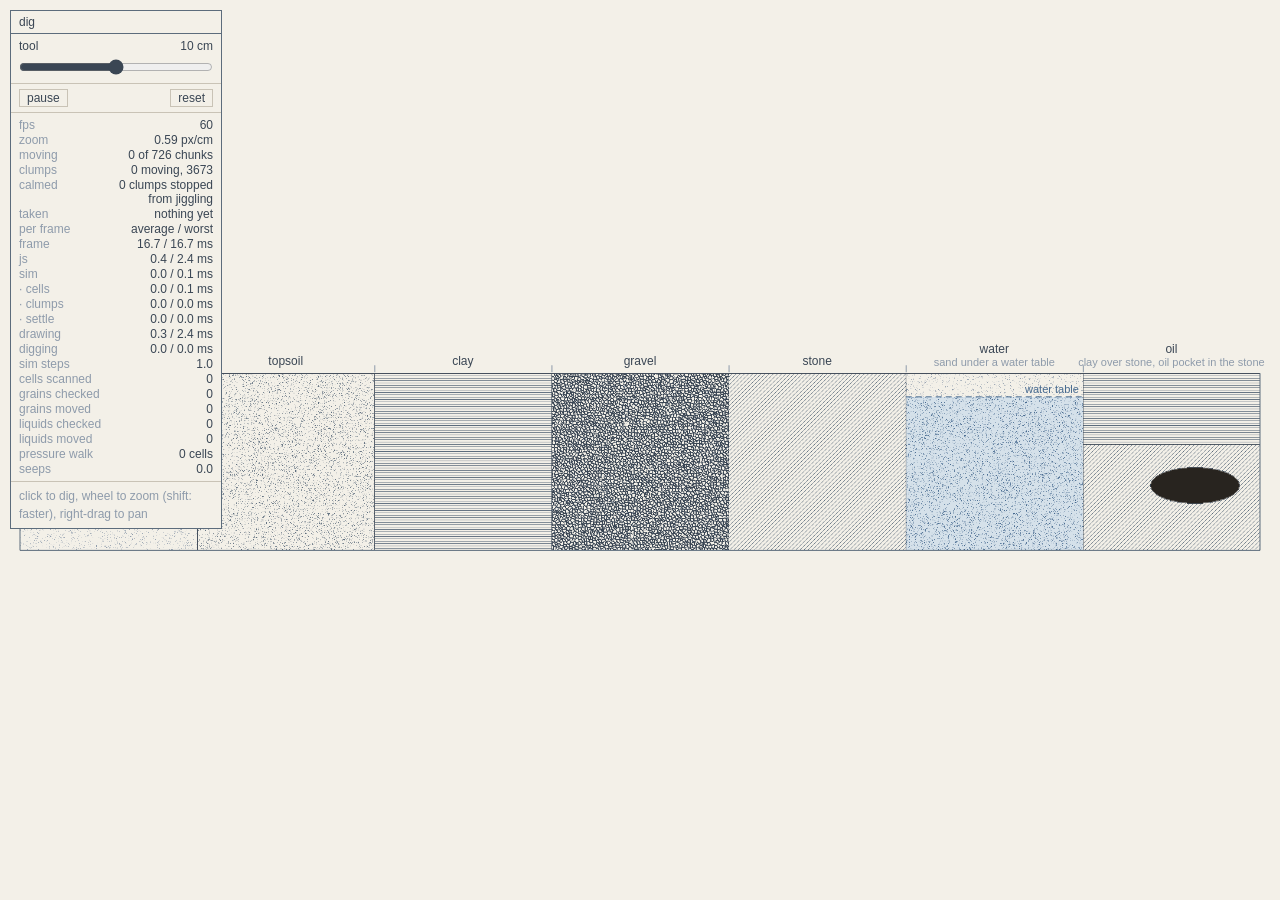
<file: dig/index.html>
<!DOCTYPE html>
<html lang="en">
<head>
<meta charset="utf-8">
<meta name="viewport" content="width=device-width, initial-scale=1">
<title>6.371 km left — dig prototype</title>
<style>
  html, body {
    margin: 0;
    height: 100%;
    background: #f3f0e8;
    overflow: hidden;
    font: 12px ui-sans-serif, "Helvetica Neue", Helvetica, Arial, sans-serif;
    color: #3a4654;
  }
  canvas {
    display: block;
    width: 100%;
    height: 100%;
    cursor: crosshair;
  }
  #panel {
    position: fixed;
    top: 10px;
    left: 10px;
    width: 210px;
    background: #f3f0e8;
    border: 0.8px solid #5c6c7c;
    user-select: none;
  }
  #panel header {
    padding: 4px 8px;
    font-weight: 500;
    border-bottom: 0.8px solid #5c6c7c;
  }
  #panel .row {
    display: flex;
    align-items: center;
    justify-content: space-between;
    gap: 6px;
    padding: 5px 8px;
    border-bottom: 0.8px solid #c9c3b6;
  }
  #panel .row:last-child { border-bottom: 0; }
  #panel .slider { display: block; }
  #panel .slider span { display: flex; justify-content: space-between; }
  #panel input[type=range] {
    width: 100%;
    margin: 6px 0 2px;
    accent-color: #3a4654;
  }
  #panel button {
    font: inherit;
    color: inherit;
    background: none;
    border: 0.8px solid #c9c3b6;
    padding: 1px 7px;
    cursor: pointer;
  }
  #panel dl {
    display: grid;
    grid-template-columns: auto auto;
    gap: 1px 8px;
    margin: 0;
    padding: 5px 8px;
    border-bottom: 0.8px solid #c9c3b6;
  }
  #panel dt { color: #8e9bab; }
  #panel dd { margin: 0; text-align: right; }
  #panel .hint { color: #8e9bab; display: block; line-height: 1.5; }
</style>
</head>
<body>
<canvas id="sheet" aria-label="Side section of seven 3 m test bays to dig into"></canvas>
<aside id="panel">
  <header>dig</header>
  <label class="row slider">
    <span><span>tool</span><output id="toolOut">10 cm</output></span>
    <input id="tool" type="range" min="0" max="1" step="0.001" value="0.5">
  </label>
  <div class="row">
    <button id="pause">pause</button>
    <button id="reset">reset</button>
  </div>
  <dl id="stats"></dl>
  <div class="row"><span class="hint">click to dig, wheel to zoom (shift: faster), right-drag to pan</span></div>
</aside>
<script src="sim.js"></script>
<script src="bays.js"></script>
<script src="paint.js"></script>
<script src="view.js"></script>
</body>
</html>
</file>
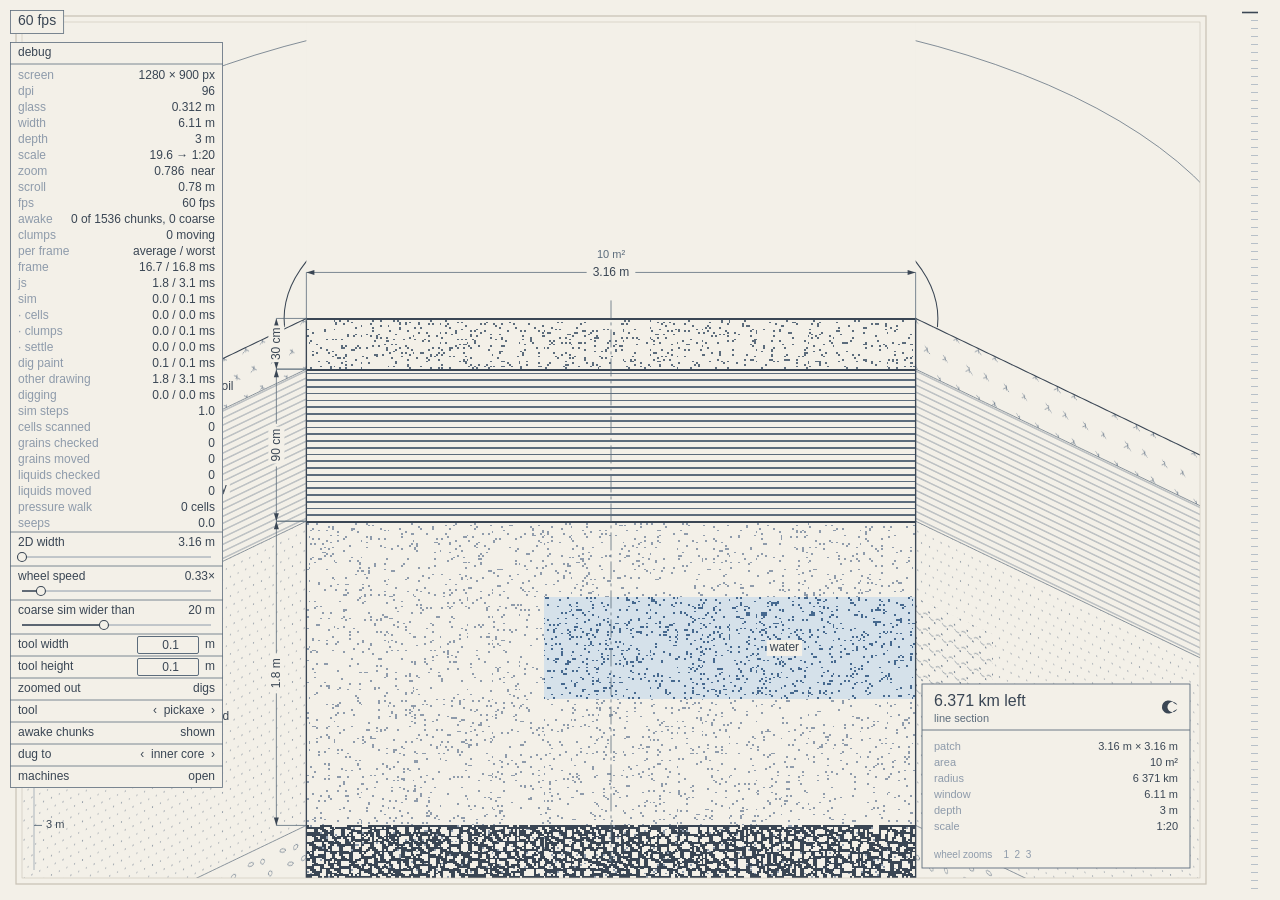
<file: opus-merge/index.html>
<!DOCTYPE html>
<html lang="en">
<head>
<meta charset="utf-8">
<meta name="viewport" content="width=device-width, initial-scale=1">
<title>6.371 km left — line zoom with cut globe</title>
<style>
  html, body {
    margin: 0;
    height: 100%;
    background: #f3f0e8;
    overflow: hidden;
  }
  canvas {
    display: block;
    width: 100%;
    height: 100%;
    cursor: crosshair;
    touch-action: none;
  }
  /* Tool size fields; zoom.js places them on the debug panel. */
  .tool-size {
    position: fixed;
    display: none;
    box-sizing: border-box;
    width: 62px;
    height: 18px;
    padding: 0 4px;
    border: 1px solid;
    border-radius: 2px;
    background: transparent;
    font: 12px ui-sans-serif, "Helvetica Neue", Helvetica, Arial, sans-serif;
    text-align: right;
  }
</style>
<script>
/* Apply a saved dark ground before the first paint. The colour is the
   invert of the paper, not a second palette. */
(function () {
  var dark = false;
  try { dark = localStorage.getItem("zoom-lines-theme") === "dark"; } catch (e) {}
  if (!dark) return;
  var v = (0xffffff ^ parseInt("f3f0e8", 16)).toString(16);
  while (v.length < 6) v = "0" + v;
  var s = document.createElement("style");
  s.textContent = "html,body{background:#" + v + "}";
  document.head.appendChild(s);
})();
</script>
</head>
<body>
<canvas id="sheet" aria-label="Line section from a 10 square metre patch out to a cut through the Earth"></canvas>
<input class="tool-size" id="toolW" type="number" min="0.01" max="10" step="0.01" aria-label="Tool width in metres">
<input class="tool-size" id="toolH" type="number" min="0.01" max="10" step="0.01" aria-label="Tool height in metres">
<script src="../dig/sim.js"></script>
<script src="../dig/paint.js"></script>
<script src="ground.js"></script>
<script src="zoom.js"></script>
</body>
</html>
</file>
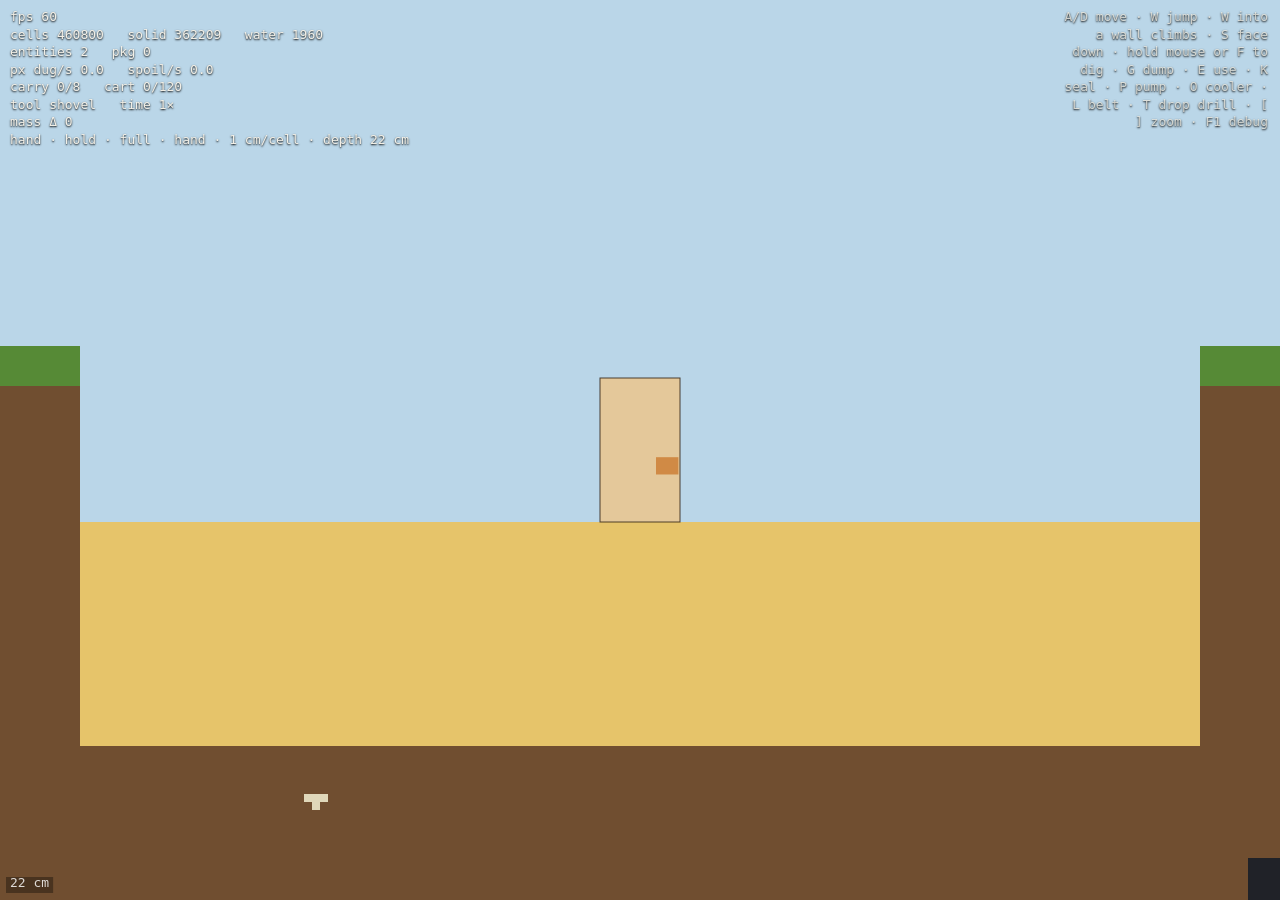
<file: prototype/index.html>
<!DOCTYPE html>
<html lang="en">
<head>
  <meta charset="utf-8">
  <meta name="viewport" content="width=device-width, initial-scale=1">
  <title>6.371 km</title>
  <style>
    html, body {
      margin: 0;
      height: 100%;
      background: #101418;
      color: #d7d4cc;
      font: 13px/1.35 ui-monospace, monospace;
    }
    #stage { position: relative; height: 100%; }
    canvas { display: block; width: 100%; height: 100%; touch-action: none; }
    #hud {
      position: absolute;
      top: 8px;
      left: 10px;
      white-space: pre;
      pointer-events: none;
      color: #f2efe6;
      text-shadow: 0 1px 2px #000;
    }
    #hint {
      position: absolute;
      top: 8px;
      right: 12px;
      max-width: 16rem;
      text-align: right;
      color: rgba(242, 239, 230, 0.78);
      text-shadow: 0 1px 2px #000;
      pointer-events: none;
    }
    #panel {
      display: none;
      position: absolute;
      top: 0;
      right: 0;
      bottom: 0;
      width: min(320px, 100%);
      overflow: auto;
      background: rgba(16, 18, 22, 0.94);
      border-left: 1px solid #2c3138;
      padding: 12px 14px 28px;
      box-sizing: border-box;
    }
    #panel.open { display: block; }
    #panel h2 { margin: 0 0 6px; font-size: 14px; font-weight: 600; }
    #panel h3 { margin: 14px 0 6px; font-size: 12px; font-weight: 600; color: #b7c0aa; }
    #panel .note { margin: 0 0 8px; color: #a7a396; }
    #panel .presets { display: flex; flex-wrap: wrap; gap: 6px; }
    #panel button {
      font: inherit;
      color: #eee;
      background: #2a3038;
      border: 1px solid #46505c;
      padding: 4px 8px;
      cursor: pointer;
    }
    #panel button.on { background: #3d4a32; border-color: #8aa36a; }
    #panel .row {
      display: flex;
      justify-content: space-between;
      align-items: center;
      gap: 8px;
      margin: 4px 0;
    }
    #panel select, #panel input { font: inherit; }
  </style>
</head>
<body>
  <div id="stage">
    <canvas id="view"></canvas>
    <div id="hud"></div>
    <div id="hint">A/D move · W jump · W into a wall climbs · S face down · hold mouse or F to dig · G dump · E use · K seal · P pump · O cooler · L belt · T drop drill · [ ] zoom · F1 debug</div>
    <aside id="panel"></aside>
  </div>
  <script src="js/sim.js"></script>
  <script src="js/haul.js"></script>
  <script src="js/view.js"></script>
  <script src="js/debug.js"></script>
  <script src="js/main.js"></script>
</body>
</html>
</file>
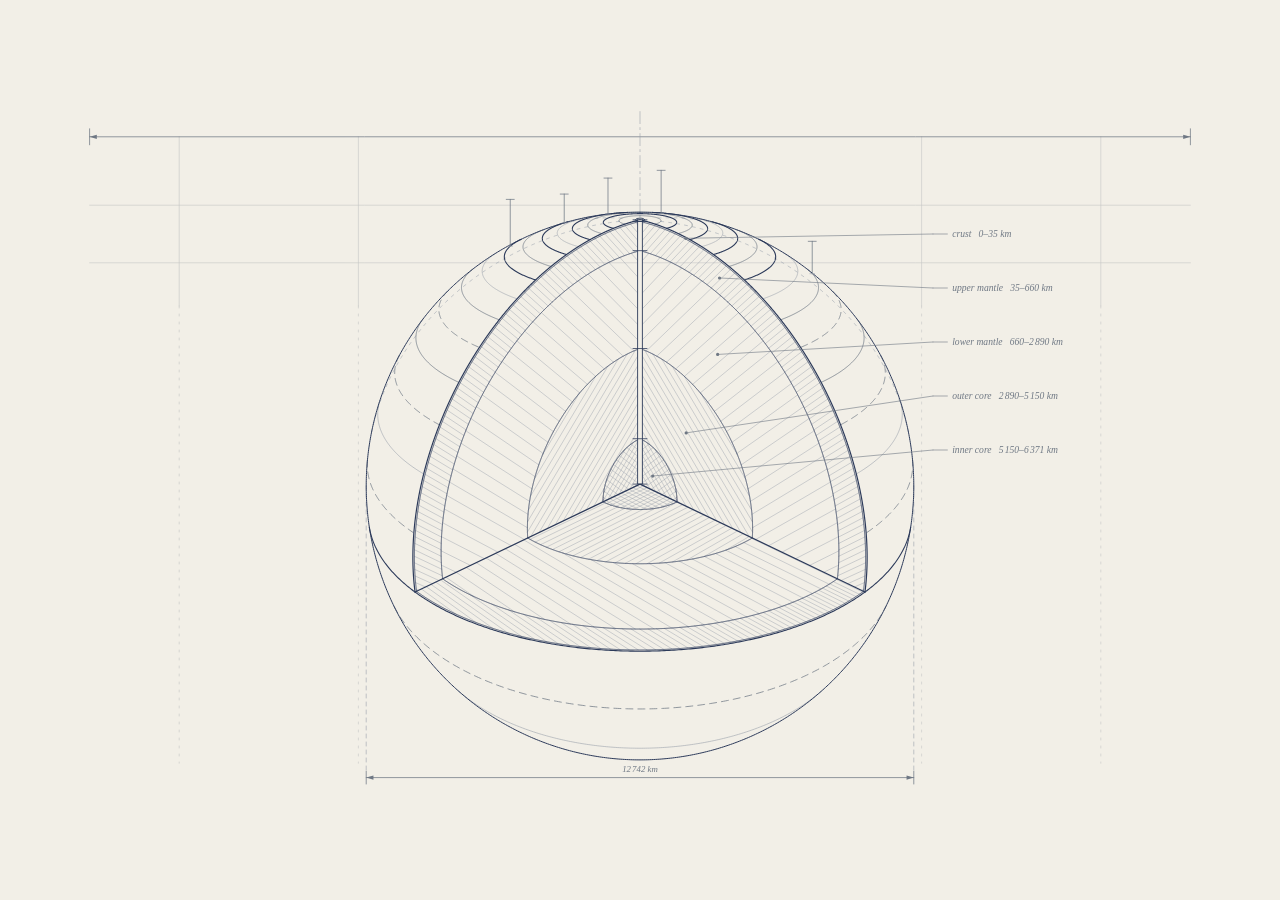
<file: sphere-opus/index.html>
<!DOCTYPE html>
<html lang="en">
<head>
<meta charset="utf-8">
<meta name="viewport" content="width=device-width, initial-scale=1">
<title>6.371 km left — line sphere</title>
<style>
  html, body {
    margin: 0;
    height: 100%;
    background: #f2efe7;
    overflow: hidden;
  }
  canvas {
    display: block;
    width: 100%;
    height: 100%;
  }
</style>
</head>
<body>
<canvas id="sheet" aria-label="Perspective line drawing of the Earth with section rings"></canvas>
<script src="sheet.js"></script>
</body>
</html>
</file>
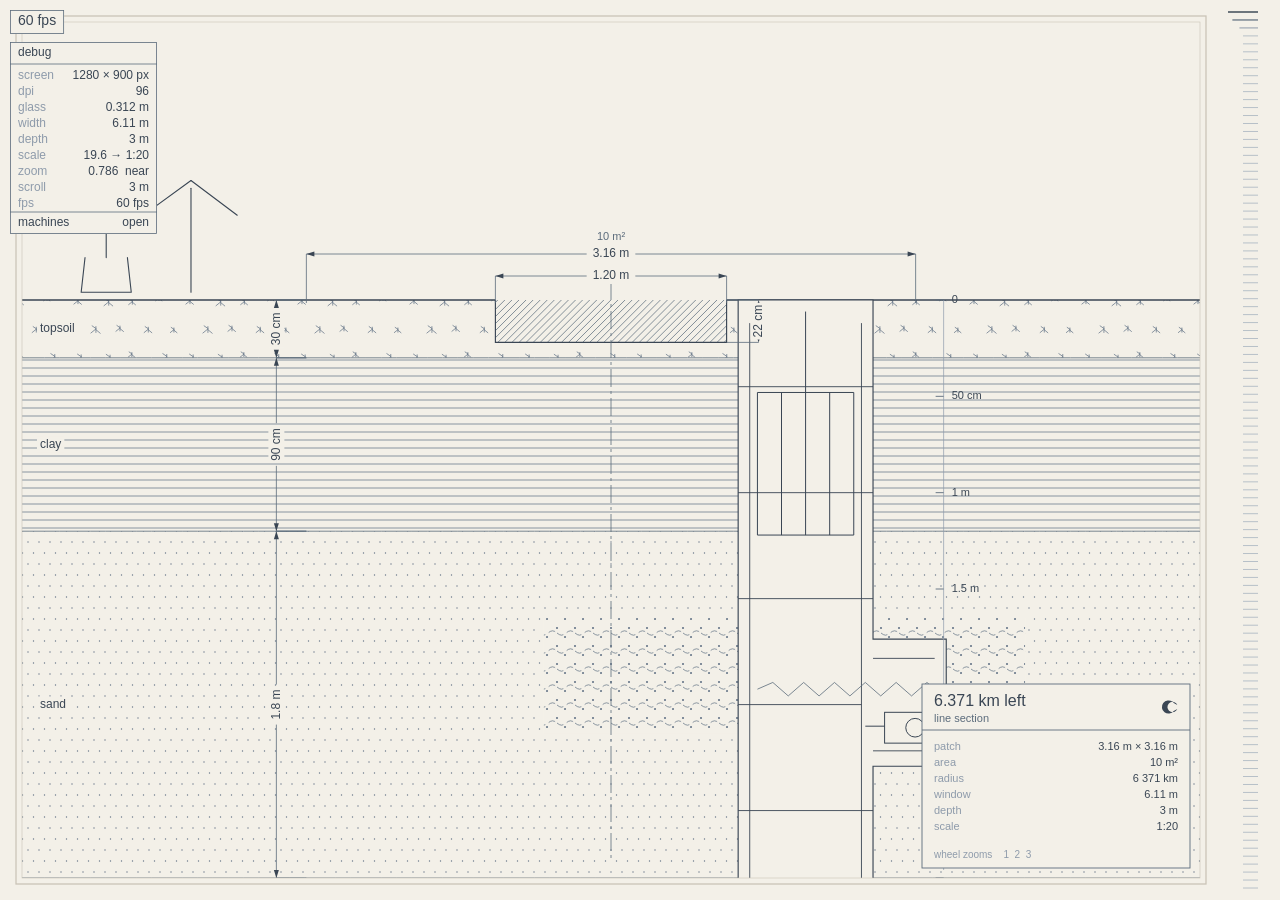
<file: zoom-lines/index.html>
<!DOCTYPE html>
<html lang="en">
<head>
<meta charset="utf-8">
<meta name="viewport" content="width=device-width, initial-scale=1">
<title>6.371 km left — line zoom</title>
<style>
  html, body {
    margin: 0;
    height: 100%;
    background: #f3f0e8;
    overflow: hidden;
  }
  canvas {
    display: block;
    width: 100%;
    height: 100%;
    cursor: crosshair;
    touch-action: none;
  }
</style>
<script>
/* Apply a saved dark ground before the first paint. The colour is the
   invert of the paper, not a second palette. */
(function () {
  var dark = false;
  try { dark = localStorage.getItem("zoom-lines-theme") === "dark"; } catch (e) {}
  if (!dark) return;
  var v = (0xffffff ^ parseInt("f3f0e8", 16)).toString(16);
  while (v.length < 6) v = "0" + v;
  var s = document.createElement("style");
  s.textContent = "html,body{background:#" + v + "}";
  document.head.appendChild(s);
})();
</script>
</head>
<body>
<canvas id="sheet" aria-label="Line section from a 10 square metre patch out to the Earth"></canvas>
<script src="zoom.js"></script>
</body>
</html>
</file>
